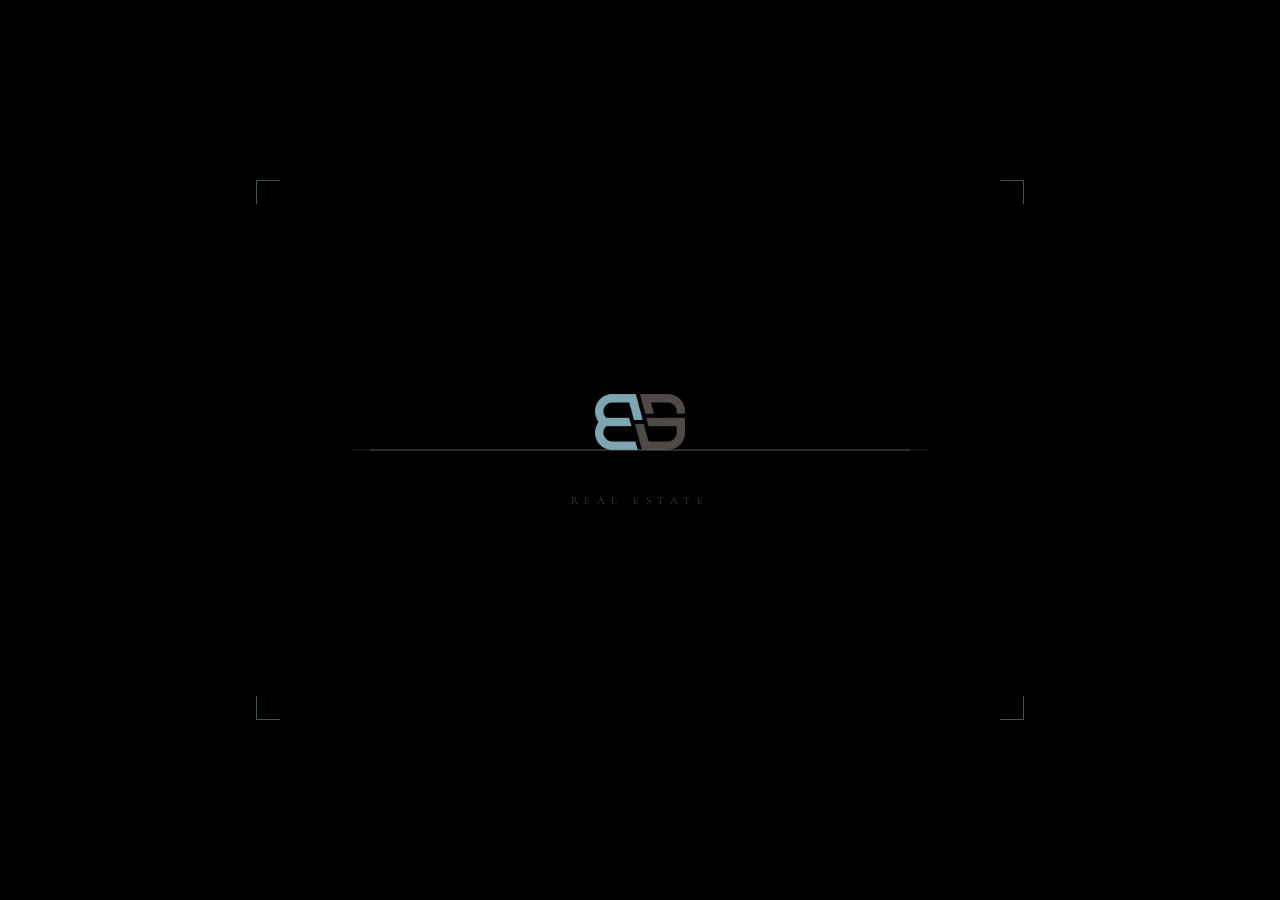
<file: concept-a-void.html>
<!DOCTYPE html>
<html lang="ja">
<head>
  <meta charset="UTF-8">
  <meta name="viewport" content="width=device-width, initial-scale=1.0">
  <title>案A — VOID | B-GRAM</title>
  <link rel="preconnect" href="https://fonts.googleapis.com">
  <link rel="preconnect" href="https://fonts.gstatic.com" crossorigin>
  <link href="https://fonts.googleapis.com/css2?family=Cormorant+Garamond:ital,wght@0,300;0,400;1,300&family=Noto+Serif+JP:wght@200;300;400&family=Noto+Sans+JP:wght@300;400&display=swap" rel="stylesheet">
  <style>
    *, *::before, *::after { box-sizing: border-box; margin: 0; padding: 0; }
    html, body { width: 100%; height: 100%; overflow: hidden; background: #000; }
    :root {
      --blue: #7ea6b1;
      --grey: #4e4a46;
      --ease-out: cubic-bezier(0.16, 1, 0.3, 1);
    }

    /* ═══════════════════════════════════════
       OPENING
    ═══════════════════════════════════════ */
    #opening {
      position: fixed; inset: 0; z-index: 9000;
      background: #000;
      display: flex; align-items: center; justify-content: center;
      flex-direction: column;
      gap: 0;
    }
    #opening.exit {
      animation: opExit 0.9s cubic-bezier(0.76, 0, 0.24, 1) 0.1s forwards;
    }
    @keyframes opExit {
      0%   { clip-path: inset(0 0 0 0); opacity: 1; }
      100% { clip-path: inset(0 50% 0 50%); opacity: 0; }
    }

    /* Horizontal precision line */
    .op-line {
      width: 1px; height: 0;
      background: rgba(255,255,255,0.25);
      position: absolute;
      top: 50%; left: 50%;
      transform: translate(-50%,-50%) rotate(90deg);
      transform-origin: center;
      animation: lineGrow 0.7s var(--ease-out) 0.2s forwards;
    }
    @keyframes lineGrow {
      from { height: 0; }
      to   { height: 60vh; }
    }

    .op-line-h {
      width: 0; height: 1px;
      background: rgba(255,255,255,0.12);
      position: absolute;
      top: 50%; left: 50%;
      transform: translate(-50%,-50%);
      animation: lineGrowH 1s var(--ease-out) 0.5s forwards;
    }
    @keyframes lineGrowH {
      from { width: 0; }
      to   { width: 45vw; }
    }

    /* Logo */
    .op-logo {
      position: relative; z-index: 2;
      opacity: 0;
      transform: translateY(12px);
      animation: opLogoIn 1s var(--ease-out) 0.7s forwards;
      margin-bottom: 2.5rem;
    }
    .op-logo img {
      height: 56px; width: auto;
    }
    @keyframes opLogoIn {
      from { opacity: 0; transform: translateY(12px); }
      to   { opacity: 1; transform: translateY(0); }
    }

    /* Tagline */
    .op-tag {
      font-family: 'Cormorant Garamond', serif;
      font-size: 0.68rem;
      letter-spacing: 0.6em;
      color: rgba(255,255,255,0.25);
      text-transform: uppercase;
      position: relative; z-index: 2;
      opacity: 0;
      animation: opTagIn 1s ease 1.4s forwards;
    }
    @keyframes opTagIn {
      from { opacity: 0; letter-spacing: 0.3em; }
      to   { opacity: 1; letter-spacing: 0.6em; }
    }

    /* Corner accents */
    .op-corner {
      position: absolute;
      width: 24px; height: 24px;
      opacity: 0;
      animation: cornerIn 0.6s ease 1.0s forwards;
    }
    .op-corner.tl { top: 20vh; left: 20vw; border-top: 1px solid rgba(126,166,177,0.5); border-left: 1px solid rgba(126,166,177,0.5); }
    .op-corner.tr { top: 20vh; right: 20vw; border-top: 1px solid rgba(126,166,177,0.5); border-right: 1px solid rgba(126,166,177,0.5); }
    .op-corner.bl { bottom: 20vh; left: 20vw; border-bottom: 1px solid rgba(126,166,177,0.5); border-left: 1px solid rgba(126,166,177,0.5); }
    .op-corner.br { bottom: 20vh; right: 20vw; border-bottom: 1px solid rgba(126,166,177,0.5); border-right: 1px solid rgba(126,166,177,0.5); }
    @keyframes cornerIn {
      from { opacity: 0; transform: scale(1.8); }
      to   { opacity: 1; transform: scale(1); }
    }

    /* ═══════════════════════════════════════
       HERO
    ═══════════════════════════════════════ */
    #hero {
      position: relative; width: 100%; height: 100vh;
      overflow: hidden; background: #000;
    }

    .hero-video {
      position: absolute; inset: 0;
      width: 100%; height: 100%;
      object-fit: cover;
      opacity: 0;
      animation: heroVideoIn 2s ease 0s forwards;
    }
    @keyframes heroVideoIn {
      from { opacity: 0; }
      to   { opacity: 1; }
    }

    /* Multi-layer overlay for cinematic look */
    .hero-overlay {
      position: absolute; inset: 0;
      background:
        linear-gradient(105deg, rgba(0,0,0,0.82) 0%, rgba(0,0,0,0.45) 50%, rgba(0,0,0,0.65) 100%),
        linear-gradient(to top, rgba(0,0,0,0.9) 0%, transparent 40%);
    }

    /* Giant background B-GRAM text */
    .hero-watermark {
      position: absolute;
      bottom: -0.15em; right: -0.05em;
      font-family: 'Cormorant Garamond', serif;
      font-size: clamp(10rem, 22vw, 22rem);
      font-weight: 300;
      color: rgba(126,166,177,0.06);
      line-height: 1;
      letter-spacing: -0.02em;
      user-select: none;
      pointer-events: none;
      white-space: nowrap;
      opacity: 0;
      animation: watermarkIn 2s ease 0.5s forwards;
    }
    @keyframes watermarkIn {
      from { opacity: 0; transform: translateY(30px); }
      to   { opacity: 1; transform: translateY(0); }
    }

    /* Vertical precision line */
    .hero-vline {
      position: absolute;
      left: calc(50% - 28vw);
      top: 12%;
      width: 1px; height: 0;
      background: linear-gradient(to bottom,
        transparent,
        rgba(126,166,177,0.4) 20%,
        rgba(126,166,177,0.4) 80%,
        transparent
      );
      animation: vlineIn 1.2s var(--ease-out) 0.8s forwards;
    }
    @keyframes vlineIn {
      from { height: 0; top: 50%; }
      to   { height: 76%; top: 12%; }
    }

    /* Content layout */
    .hero-content {
      position: absolute; inset: 0;
      display: grid;
      grid-template-columns: 1fr 52px 1fr;
      align-items: center;
      padding: 0 8vw;
      gap: 0;
    }

    .hero-left {
      padding-right: 3vw;
    }

    .hero-eyebrow {
      font-family: 'Cormorant Garamond', serif;
      font-size: 0.65rem;
      letter-spacing: 0.55em;
      color: var(--blue);
      text-transform: uppercase;
      display: flex; align-items: center; gap: 1rem;
      margin-bottom: 2.5rem;
      opacity: 0;
      animation: itemIn 0.8s var(--ease-out) 1.0s forwards;
    }
    .hero-eyebrow::before {
      content: ''; display: block;
      width: 36px; height: 1px;
      background: var(--blue);
      flex-shrink: 0;
    }

    .hero-h1 {
      font-family: 'Noto Serif JP', serif;
      font-size: clamp(1.9rem, 3.2vw, 3.2rem);
      font-weight: 200;
      color: #fff;
      line-height: 2.0;
      letter-spacing: 0.03em;
      margin-bottom: 2.8rem;
      opacity: 0;
      animation: itemIn 0.8s var(--ease-out) 1.2s forwards;
    }
    .hero-h1 em {
      font-style: normal;
      color: var(--blue);
    }

    .hero-philosophy {
      font-family: 'Noto Serif JP', serif;
      font-size: 0.78rem;
      font-weight: 200;
      color: rgba(255,255,255,0.3);
      letter-spacing: 0.18em;
      margin-bottom: 3rem;
      padding-left: 0.5rem;
      border-left: 1px solid rgba(126,166,177,0.3);
      opacity: 0;
      animation: itemIn 0.8s var(--ease-out) 1.4s forwards;
    }

    .hero-cta {
      display: flex; flex-direction: column; gap: 0.75rem;
      opacity: 0;
      animation: itemIn 0.8s var(--ease-out) 1.6s forwards;
    }
    .btn-void {
      display: inline-flex; align-items: center; gap: 1rem;
      font-family: 'Cormorant Garamond', serif;
      font-size: 0.82rem;
      letter-spacing: 0.3em;
      color: rgba(255,255,255,0.7);
      text-decoration: none;
      padding: 0.8rem 0;
      border-bottom: 1px solid rgba(255,255,255,0.15);
      width: fit-content;
      transition: all 0.35s;
    }
    .btn-void::after {
      content: '→'; color: var(--blue);
      transition: transform 0.35s;
    }
    .btn-void:hover {
      color: #fff;
      border-color: rgba(126,166,177,0.5);
    }
    .btn-void:hover::after { transform: translateX(6px); }

    .hero-center-logo {
      display: flex; justify-content: center; align-items: center;
    }
    .hero-center-logo img {
      height: 40px; width: auto;
      opacity: 0.4;
    }

    .hero-right {
      padding-left: 3vw;
      display: flex; flex-direction: column; gap: 2rem;
      opacity: 0;
      animation: itemInRight 0.8s var(--ease-out) 1.8s forwards;
    }
    @keyframes itemInRight {
      from { opacity: 0; transform: translateX(20px); }
      to   { opacity: 1; transform: translateX(0); }
    }

    .hero-stat {
      border-left: 1px solid rgba(255,255,255,0.1);
      padding-left: 1.5rem;
    }
    .hero-stat-num {
      font-family: 'Cormorant Garamond', serif;
      font-size: 2.4rem;
      color: #fff;
      font-weight: 300;
      line-height: 1;
      letter-spacing: 0.05em;
    }
    .hero-stat-label {
      font-size: 0.62rem;
      letter-spacing: 0.2em;
      color: rgba(255,255,255,0.3);
      margin-top: 0.4rem;
      font-family: 'Cormorant Garamond', serif;
    }

    /* Bottom bar */
    .hero-bottom {
      position: absolute; bottom: 0; left: 0; right: 0;
      display: flex; align-items: center; justify-content: space-between;
      padding: 1.5rem 8vw;
      border-top: 1px solid rgba(255,255,255,0.06);
      opacity: 0;
      animation: itemIn 0.8s ease 2.2s forwards;
    }
    .hero-scroll-text {
      font-family: 'Cormorant Garamond', serif;
      font-size: 0.6rem;
      letter-spacing: 0.5em;
      color: rgba(255,255,255,0.2);
      writing-mode: vertical-rl;
      display: flex; align-items: center; gap: 0.5rem;
    }
    .hero-scroll-line {
      width: 1px; height: 40px;
      background: linear-gradient(to bottom, rgba(126,166,177,0.6), transparent);
      animation: scrollPulse 2s ease-in-out infinite;
    }
    @keyframes scrollPulse { 0%,100%{opacity:.3} 50%{opacity:1} }

    .hero-location {
      font-family: 'Cormorant Garamond', serif;
      font-size: 0.62rem;
      letter-spacing: 0.35em;
      color: rgba(255,255,255,0.2);
    }

    @keyframes itemIn {
      from { opacity: 0; transform: translateY(16px); }
      to   { opacity: 1; transform: translateY(0); }
    }

    /* Demo badge */
    .badge {
      position: fixed; top: 1.2rem; right: 1.2rem;
      background: var(--blue); color: #fff;
      padding: 0.3rem 0.9rem;
      font-size: 0.65rem; letter-spacing: 0.15em;
      z-index: 8999; font-family: 'Cormorant Garamond', serif;
    }
  </style>
</head>
<body>

<div class="badge">案A — VOID</div>

<!-- ── OPENING ── -->
<div id="opening">
  <div class="op-line"></div>
  <div class="op-line-h"></div>
  <div class="op-corner tl"></div>
  <div class="op-corner tr"></div>
  <div class="op-corner bl"></div>
  <div class="op-corner br"></div>
  <div class="op-logo">
    <img src="assets/logo_m.svg" alt="B-GRAM">
  </div>
  <p class="op-tag">Real Estate</p>
</div>

<!-- ── HERO ── -->
<section id="hero">
  <video class="hero-video" autoplay muted loop playsinline>
    <source src="assets/bg-hero.mov" type="video/mp4">
    <source src="assets/bg-hero.mov" type="video/quicktime">
  </video>

  <div class="hero-overlay"></div>
  <div class="hero-watermark">B-GRAM</div>
  <div class="hero-vline"></div>

  <div class="hero-content">
    <div class="hero-left">
      <p class="hero-eyebrow">Property &nbsp;·&nbsp; Innovation &nbsp;·&nbsp; B-GRAM</p>
      <h1 class="hero-h1">
        唯一無二の不動産を、<br>
        <em>最大化</em>へ導く。
      </h1>
      <p class="hero-philosophy">資産に、魂を吹き込む。</p>
      <div class="hero-cta">
        <a href="#" class="btn-void">事業内容を見る</a>
        <a href="#" class="btn-void">会社概要</a>
      </div>
    </div>

    <div class="hero-center-logo">
      <img src="assets/logo_m.svg" alt="">
    </div>

    <div class="hero-right">
      <div class="hero-stat">
        <div class="hero-stat-num">二極化</div>
        <div class="hero-stat-label">The Age of Polarization</div>
      </div>
      <div class="hero-stat">
        <div class="hero-stat-num" style="font-size:1.1rem; letter-spacing:0.12em; color:rgba(255,255,255,0.55); font-family:'Noto Serif JP',serif; font-weight:200; line-height:1.8;">二極化の時代を、<br>ともに切り拓く</div>
        <div class="hero-stat-label">B-GRAM Co., Ltd.</div>
      </div>
      <div class="hero-stat" style="margin-top: 1rem;">
        <div style="font-family:'Cormorant Garamond',serif; font-size:0.62rem; letter-spacing:0.35em; color:rgba(126,166,177,0.5); text-transform:uppercase; line-height:1.8;">Beyond Every<br>Gram of Value.</div>
      </div>
    </div>
  </div>

  <div class="hero-bottom">
    <div class="hero-scroll-text">
      <div class="hero-scroll-line"></div>
      SCROLL
    </div>
    <p class="hero-location">B-GRAM Co., Ltd.</p>
  </div>
</section>

<script>
  window.addEventListener('load', () => {
    const opening = document.getElementById('opening');
    setTimeout(() => {
      opening.classList.add('exit');
      setTimeout(() => { opening.style.display = 'none'; }, 1000);
    }, 3200);
  });
</script>
</body>
</html>
</file>
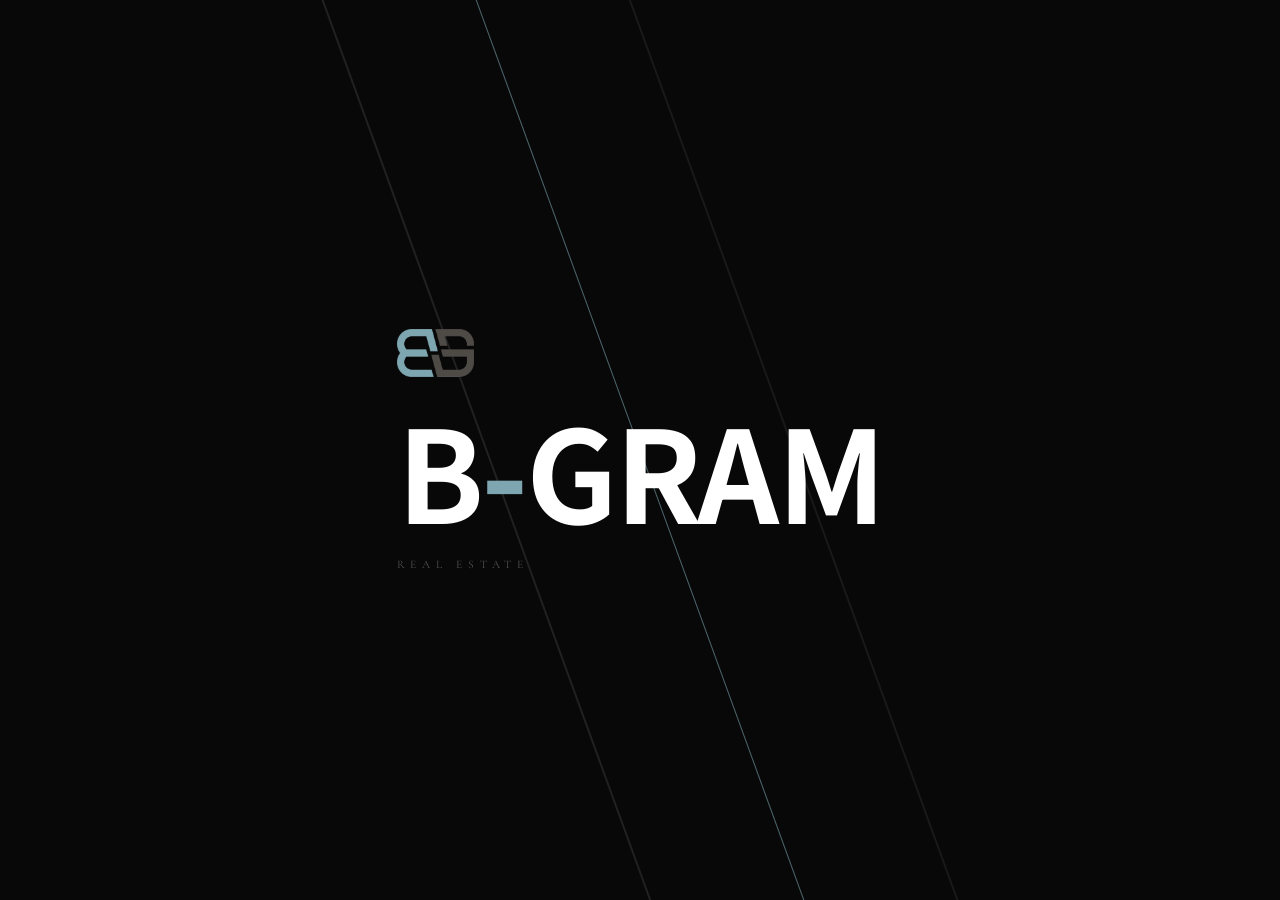
<file: concept-b-slash.html>
<!DOCTYPE html>
<html lang="ja">
<head>
  <meta charset="UTF-8">
  <meta name="viewport" content="width=device-width, initial-scale=1.0">
  <title>案B — SLASH | B-GRAM</title>
  <link rel="preconnect" href="https://fonts.googleapis.com">
  <link rel="preconnect" href="https://fonts.gstatic.com" crossorigin>
  <link href="https://fonts.googleapis.com/css2?family=Cormorant+Garamond:ital,wght@0,300;0,400;1,300&family=Noto+Serif+JP:wght@200;300;400&family=Noto+Sans+JP:wght@300;400;700&display=swap" rel="stylesheet">
  <style>
    *, *::before, *::after { box-sizing: border-box; margin: 0; padding: 0; }
    html, body { width: 100%; height: 100%; overflow: hidden; background: #080808; }
    :root {
      --blue: #7ea6b1;
      --grey: #4e4a46;
      --ease: cubic-bezier(0.16, 1, 0.3, 1);
    }

    /* ═══════════════════════════════════════
       OPENING
    ═══════════════════════════════════════ */
    #opening {
      position: fixed; inset: 0; z-index: 9000;
      background: #080808;
      display: flex; align-items: center; justify-content: center;
      overflow: hidden;
    }

    /* Diagonal slash lines */
    .slash-line {
      position: absolute;
      width: 2px;
      height: 200vh;
      background: rgba(255,255,255,0.07);
      top: 50%; left: 50%;
      transform-origin: center;
      transform: translate(-50%,-50%) rotate(-20deg) scaleY(0);
    }
    .slash-line:nth-child(1) {
      background: rgba(255,255,255,0.1);
      transform: translate(calc(-50% - 12vw),-50%) rotate(-20deg) scaleY(0);
      animation: slashIn 0.6s var(--ease) 0.3s forwards;
    }
    .slash-line:nth-child(2) {
      background: rgba(126,166,177,0.6);
      width: 1px;
      transform: translate(-50%,-50%) rotate(-20deg) scaleY(0);
      animation: slashIn 0.6s var(--ease) 0.6s forwards;
    }
    .slash-line:nth-child(3) {
      background: rgba(255,255,255,0.07);
      transform: translate(calc(-50% + 12vw),-50%) rotate(-20deg) scaleY(0);
      animation: slashIn 0.6s var(--ease) 0.9s forwards;
    }
    @keyframes slashIn {
      from { transform: translate(var(--tx, -50%),-50%) rotate(-20deg) scaleY(0); }
      to   { transform: translate(var(--tx, -50%),-50%) rotate(-20deg) scaleY(1); }
    }

    /* Override transform for positional slashes */
    .slash-line:nth-child(1) { --tx: calc(-50% - 12vw); }
    .slash-line:nth-child(3) { --tx: calc(-50% + 12vw); }

    /* Logo block */
    .op-content {
      position: relative; z-index: 2;
      display: flex; flex-direction: column; align-items: flex-start;
      gap: 1.5rem;
      clip-path: polygon(0 100%, 100% 100%, 100% 100%, 0 100%);
      animation: slashReveal 0.8s var(--ease) 1.0s forwards;
    }
    @keyframes slashReveal {
      from { clip-path: polygon(0 100%, 100% 100%, 100% 100%, 0 100%); }
      to   { clip-path: polygon(0 0, 100% 0, 100% 100%, 0 100%); }
    }

    .op-logo img {
      height: 48px; width: auto;
    }

    /* 左上固定ロゴ */
    .nav-logo-fixed {
      position: fixed; top: 1.6rem; left: 2.5rem;
      z-index: 8998;
      opacity: 0;
      animation: itemIn 0.6s ease 0.5s forwards;
    }
    .nav-logo-fixed img {
      height: 28px; width: auto;
    }

    .op-name {
      font-family: 'Noto Sans JP', sans-serif;
      font-size: clamp(3.5rem, 10vw, 8rem);
      font-weight: 700;
      color: #fff;
      letter-spacing: -0.02em;
      line-height: 1;
    }
    .op-name span {
      color: var(--blue);
    }

    .op-sub {
      font-family: 'Cormorant Garamond', serif;
      font-size: 0.72rem;
      letter-spacing: 0.5em;
      color: rgba(255,255,255,0.3);
      text-transform: uppercase;
    }

    /* Opening exit: diagonal wipe */
    #opening.exit {
      animation: slashExit 0.8s cubic-bezier(0.76, 0, 0.24, 1) 0.1s forwards;
    }
    @keyframes slashExit {
      0%   { clip-path: polygon(0 0, 100% 0, 100% 100%, 0 100%); }
      100% { clip-path: polygon(120% 0, 120% 0, 100% 100%, 100% 100%); }
    }

    /* ═══════════════════════════════════════
       HERO
    ═══════════════════════════════════════ */
    #hero {
      position: relative; width: 100%; height: 100vh; overflow: hidden;
      background: #080808;
    }

    .hero-video {
      position: absolute; inset: 0;
      width: 100%; height: 100%;
      object-fit: cover;
      opacity: 0;
      animation: videoIn 1.5s ease 0.2s forwards;
    }
    @keyframes videoIn {
      from { opacity: 0; transform: scale(1.05); }
      to   { opacity: 1; transform: scale(1); }
    }

    /* Diagonal dark overlay – covers left portion */
    .hero-overlay-main {
      position: absolute; inset: 0;
      background: linear-gradient(
        108deg,
        rgba(8,8,8,0.96) 0%,
        rgba(8,8,8,0.88) 45%,
        rgba(8,8,8,0.3) 70%,
        rgba(8,8,8,0.55) 100%
      );
    }
    .hero-overlay-bottom {
      position: absolute; bottom: 0; left: 0; right: 0; height: 35%;
      background: linear-gradient(to top, rgba(8,8,8,0.98), transparent);
    }

    /* Diagonal accent line */
    .hero-slash {
      position: absolute;
      top: 0; right: 38vw;
      width: 1px; height: 100%;
      background: linear-gradient(to bottom, transparent 0%, var(--blue) 30%, var(--blue) 70%, transparent 100%);
      transform: rotate(-8deg) translateX(0);
      opacity: 0;
      animation: heroSlashIn 1s ease 0.6s forwards;
    }
    @keyframes heroSlashIn {
      from { opacity: 0; transform: rotate(-8deg) scaleY(0); }
      to   { opacity: 0.5; transform: rotate(-8deg) scaleY(1); }
    }

    /* Content */
    .hero-content {
      position: absolute; inset: 0;
      display: flex; flex-direction: column; justify-content: center;
      padding: 0 8vw;
      padding-bottom: 5rem;
    }

    .hero-eyebrow {
      font-family: 'Cormorant Garamond', serif;
      font-size: 0.68rem;
      letter-spacing: 0.6em;
      color: var(--blue);
      text-transform: uppercase;
      display: flex; align-items: center; gap: 0.8rem;
      margin-bottom: 2rem;
      opacity: 0;
      animation: itemIn 0.7s var(--ease) 0.8s forwards;
    }
    .hero-eyebrow::before {
      content: '/'; color: var(--blue); font-size: 1.1rem; font-weight: 300;
    }

    .hero-h1 {
      font-family: 'Noto Sans JP', sans-serif;
      font-size: clamp(2.8rem, 6vw, 6.5rem);
      font-weight: 700;
      color: #fff;
      line-height: 1.1;
      letter-spacing: -0.02em;
      margin-bottom: 0.5rem;
      opacity: 0;
      animation: itemIn 0.7s var(--ease) 1.0s forwards;
      max-width: 55vw;
    }
    .hero-h1-sub {
      font-family: 'Noto Serif JP', serif;
      font-size: clamp(1.1rem, 2vw, 1.8rem);
      font-weight: 200;
      color: rgba(255,255,255,0.45);
      letter-spacing: 0.08em;
      margin-bottom: 3.5rem;
      opacity: 0;
      animation: itemIn 0.7s var(--ease) 1.2s forwards;
    }

    .hero-philosophy-b {
      font-family: 'Cormorant Garamond', serif;
      font-size: clamp(0.7rem, 1.2vw, 0.9rem);
      letter-spacing: 0.5em;
      color: rgba(126,166,177,0.6);
      text-transform: uppercase;
      margin-bottom: 1.2rem;
      opacity: 0;
      animation: itemIn 0.7s var(--ease) 0.9s forwards;
    }

    .hero-philosophy-ja {
      font-family: 'Noto Serif JP', serif;
      font-size: clamp(0.75rem, 1.1vw, 0.88rem);
      font-weight: 200;
      letter-spacing: 0.12em;
      color: rgba(255,255,255,0.25);
      margin-bottom: 2.8rem;
      opacity: 0;
      animation: itemIn 0.7s var(--ease) 1.35s forwards;
    }

    /* CTA */
    .hero-cta {
      display: flex; gap: 1.2rem; align-items: center;
      opacity: 0;
      animation: itemIn 0.7s var(--ease) 1.5s forwards;
    }
    .btn-slash {
      position: relative;
      display: inline-flex; align-items: center; gap: 0.6rem;
      font-family: 'Noto Sans JP', sans-serif;
      font-size: 0.78rem; font-weight: 700;
      letter-spacing: 0.1em;
      color: #fff;
      text-decoration: none;
      padding: 1rem 2.4rem;
      background: var(--blue);
      clip-path: polygon(0 0, calc(100% - 14px) 0, 100% 100%, 14px 100%);
      transition: background 0.25s, transform 0.25s;
    }
    .btn-slash:hover {
      background: #5d8d9a;
      transform: translateY(-2px);
    }
    .btn-ghost {
      font-family: 'Cormorant Garamond', serif;
      font-size: 0.82rem;
      letter-spacing: 0.3em;
      color: rgba(255,255,255,0.4);
      text-decoration: none;
      border-bottom: 1px solid rgba(255,255,255,0.15);
      padding-bottom: 0.2rem;
      transition: color 0.25s, border-color 0.25s;
    }
    .btn-ghost:hover {
      color: rgba(255,255,255,0.8);
      border-color: rgba(255,255,255,0.4);
    }

    /* Bottom info strip */
    .hero-strip {
      position: absolute; bottom: 0; left: 0; right: 0;
      display: flex; align-items: center;
      padding: 1.2rem 8vw;
      border-top: 1px solid rgba(255,255,255,0.06);
      gap: 3rem;
      opacity: 0;
      animation: itemIn 0.7s ease 2.0s forwards;
    }
    .strip-item {
      display: flex; flex-direction: column; gap: 0.2rem;
    }
    .strip-label {
      font-size: 0.55rem;
      letter-spacing: 0.35em;
      color: rgba(255,255,255,0.2);
      font-family: 'Cormorant Garamond', serif;
      text-transform: uppercase;
    }
    .strip-value {
      font-family: 'Cormorant Garamond', serif;
      font-size: 0.88rem;
      letter-spacing: 0.15em;
      color: rgba(255,255,255,0.55);
    }
    .strip-sep {
      width: 1px; height: 28px;
      background: rgba(255,255,255,0.1);
    }

    /* Scroll indicator */
    .hero-scroll {
      position: absolute; right: 3rem; top: 50%;
      transform: translateY(-50%);
      display: flex; flex-direction: column; align-items: center; gap: 0.6rem;
      opacity: 0;
      animation: itemIn 0.7s ease 2.2s forwards;
    }
    .hero-scroll span {
      font-size: 0.52rem; letter-spacing: 0.5em;
      color: rgba(255,255,255,0.2);
      writing-mode: vertical-rl;
    }
    .scroll-bar {
      width: 1px; height: 60px;
      background: linear-gradient(to bottom, var(--blue), transparent);
      animation: scrollPulse 2s ease-in-out infinite;
    }
    @keyframes scrollPulse { 0%,100%{opacity:.3} 50%{opacity:1} }

    @keyframes itemIn {
      from { opacity: 0; transform: translateY(20px); }
      to   { opacity: 1; transform: translateY(0); }
    }

    /* Demo badge */
    .badge {
      position: fixed; top: 1.2rem; right: 1.2rem;
      background: var(--blue); color: #fff;
      padding: 0.3rem 0.9rem;
      font-size: 0.65rem; letter-spacing: 0.15em;
      z-index: 8999; font-family: 'Cormorant Garamond', serif;
    }
  </style>
</head>
<body>

<div class="badge">案B — SLASH</div>

<!-- 左上カラーロゴ -->
<div class="nav-logo-fixed">
  <img src="assets/logo_m.svg" alt="B-GRAM">
</div>

<!-- ── OPENING ── -->
<div id="opening">
  <div class="slash-line"></div>
  <div class="slash-line"></div>
  <div class="slash-line"></div>

  <div class="op-content">
    <div class="op-logo">
      <img src="assets/logo_m.svg" alt="B-GRAM">
    </div>
    <div class="op-name">B<span>-</span>GRAM</div>
    <p class="op-sub">Real Estate</p>
  </div>
</div>

<!-- ── HERO ── -->
<section id="hero">
  <video class="hero-video" autoplay muted loop playsinline>
    <source src="assets/bg-hero.mov" type="video/mp4">
    <source src="assets/bg-hero.mov" type="video/quicktime">
  </video>

  <div class="hero-overlay-main"></div>
  <div class="hero-overlay-bottom"></div>
  <div class="hero-slash"></div>

  <div class="hero-content">
    <p class="hero-philosophy-b">B — Beyond &nbsp;·&nbsp; Build &nbsp;·&nbsp; Bridge</p>
    <h1 class="hero-h1">唯一無二の<br>不動産を<br>最大化へ。</h1>
    <p class="hero-h1-sub">二極化の時代を、ともに切り拓く</p>
    <p class="hero-philosophy-ja">不動産の「文体」を変える会社。</p>
    <div class="hero-cta">
      <a href="#" class="btn-slash">事業内容を見る</a>
      <a href="#" class="btn-ghost">COMPANY →</a>
    </div>
  </div>

  <div class="hero-strip">
    <div class="strip-item">
      <span class="strip-label">Industry</span>
      <span class="strip-value">Real Estate</span>
    </div>
    <div class="strip-sep"></div>
    <div class="strip-item">
      <span class="strip-label">Concept</span>
      <span class="strip-value">Maximize Uniqueness</span>
    </div>
    <div class="strip-sep"></div>
    <div class="strip-item">
      <span class="strip-label">Company</span>
      <span class="strip-value">B-GRAM Co., Ltd.</span>
    </div>
  </div>

  <div class="hero-scroll">
    <div class="scroll-bar"></div>
    <span>SCROLL</span>
  </div>
</section>

<script>
  window.addEventListener('load', () => {
    const opening = document.getElementById('opening');
    setTimeout(() => {
      opening.classList.add('exit');
      setTimeout(() => { opening.style.display = 'none'; }, 900);
    }, 3000);
  });
</script>
</body>
</html>
</file>
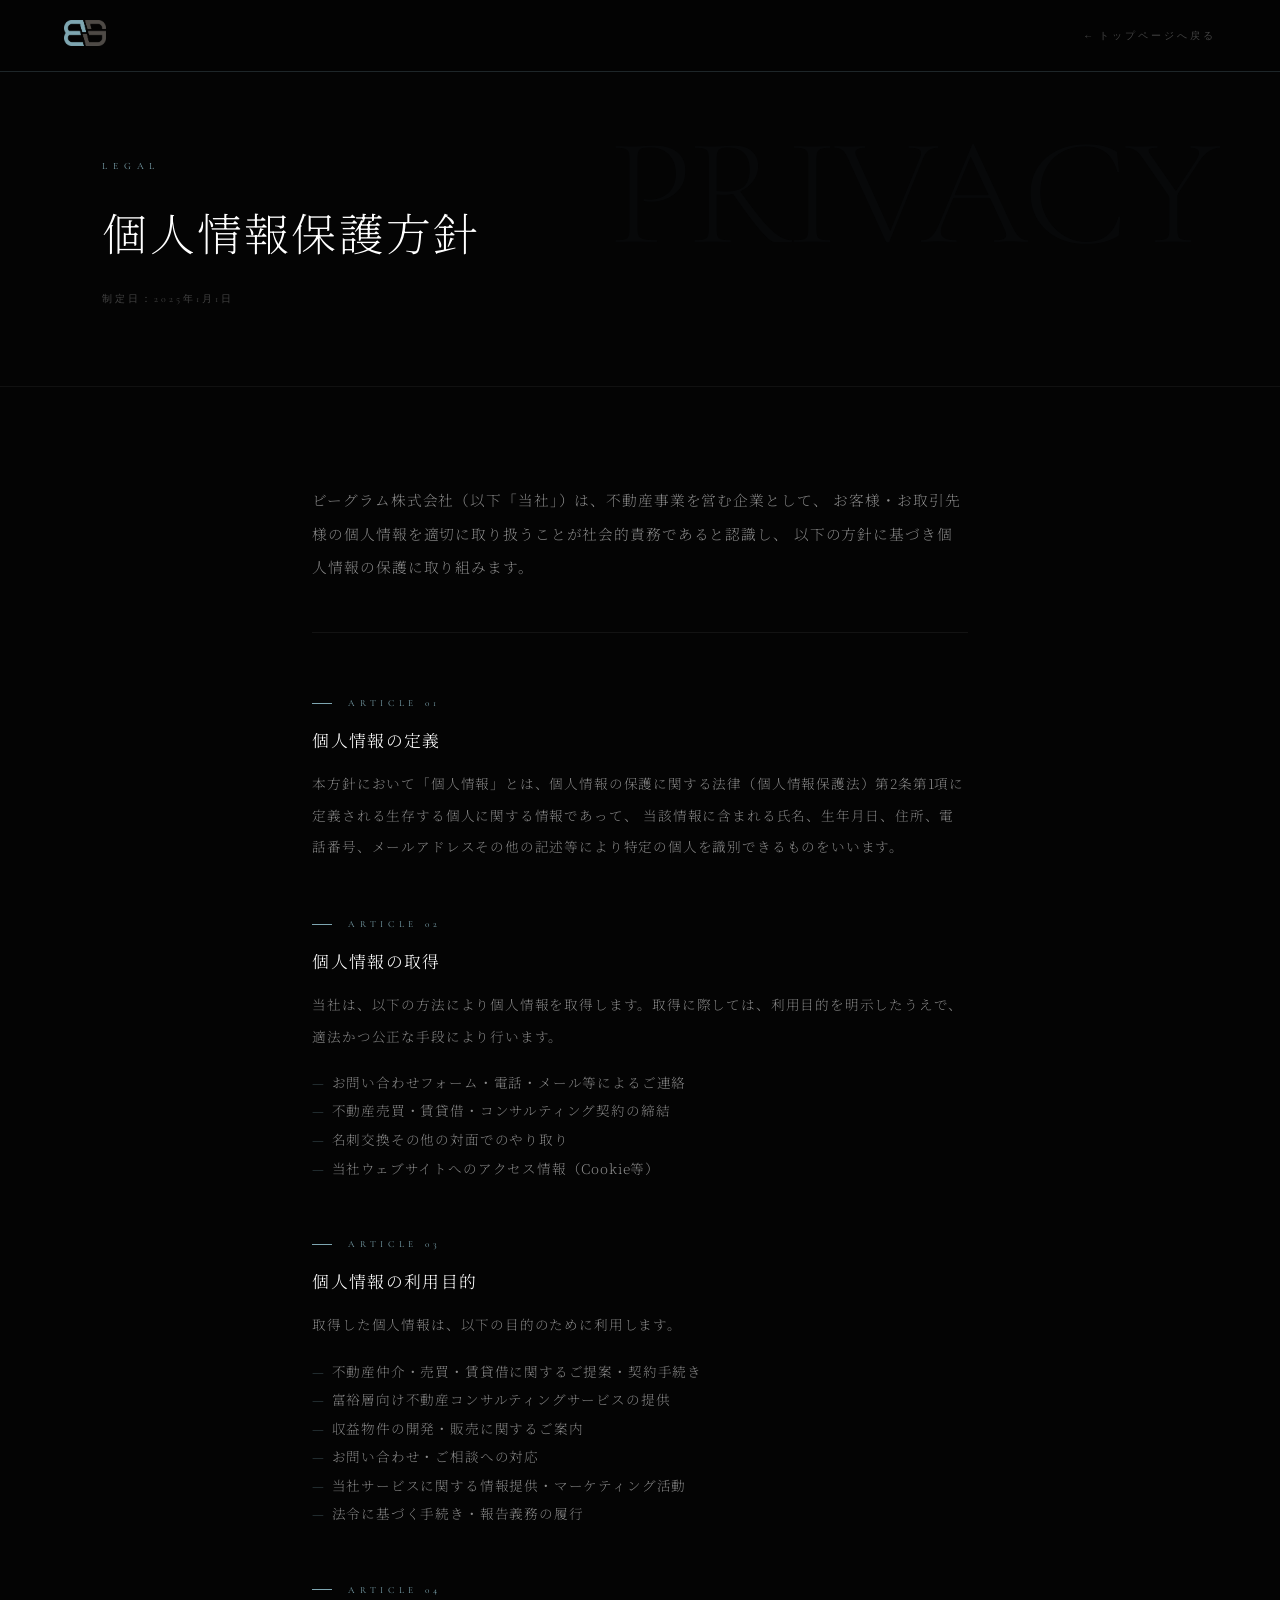
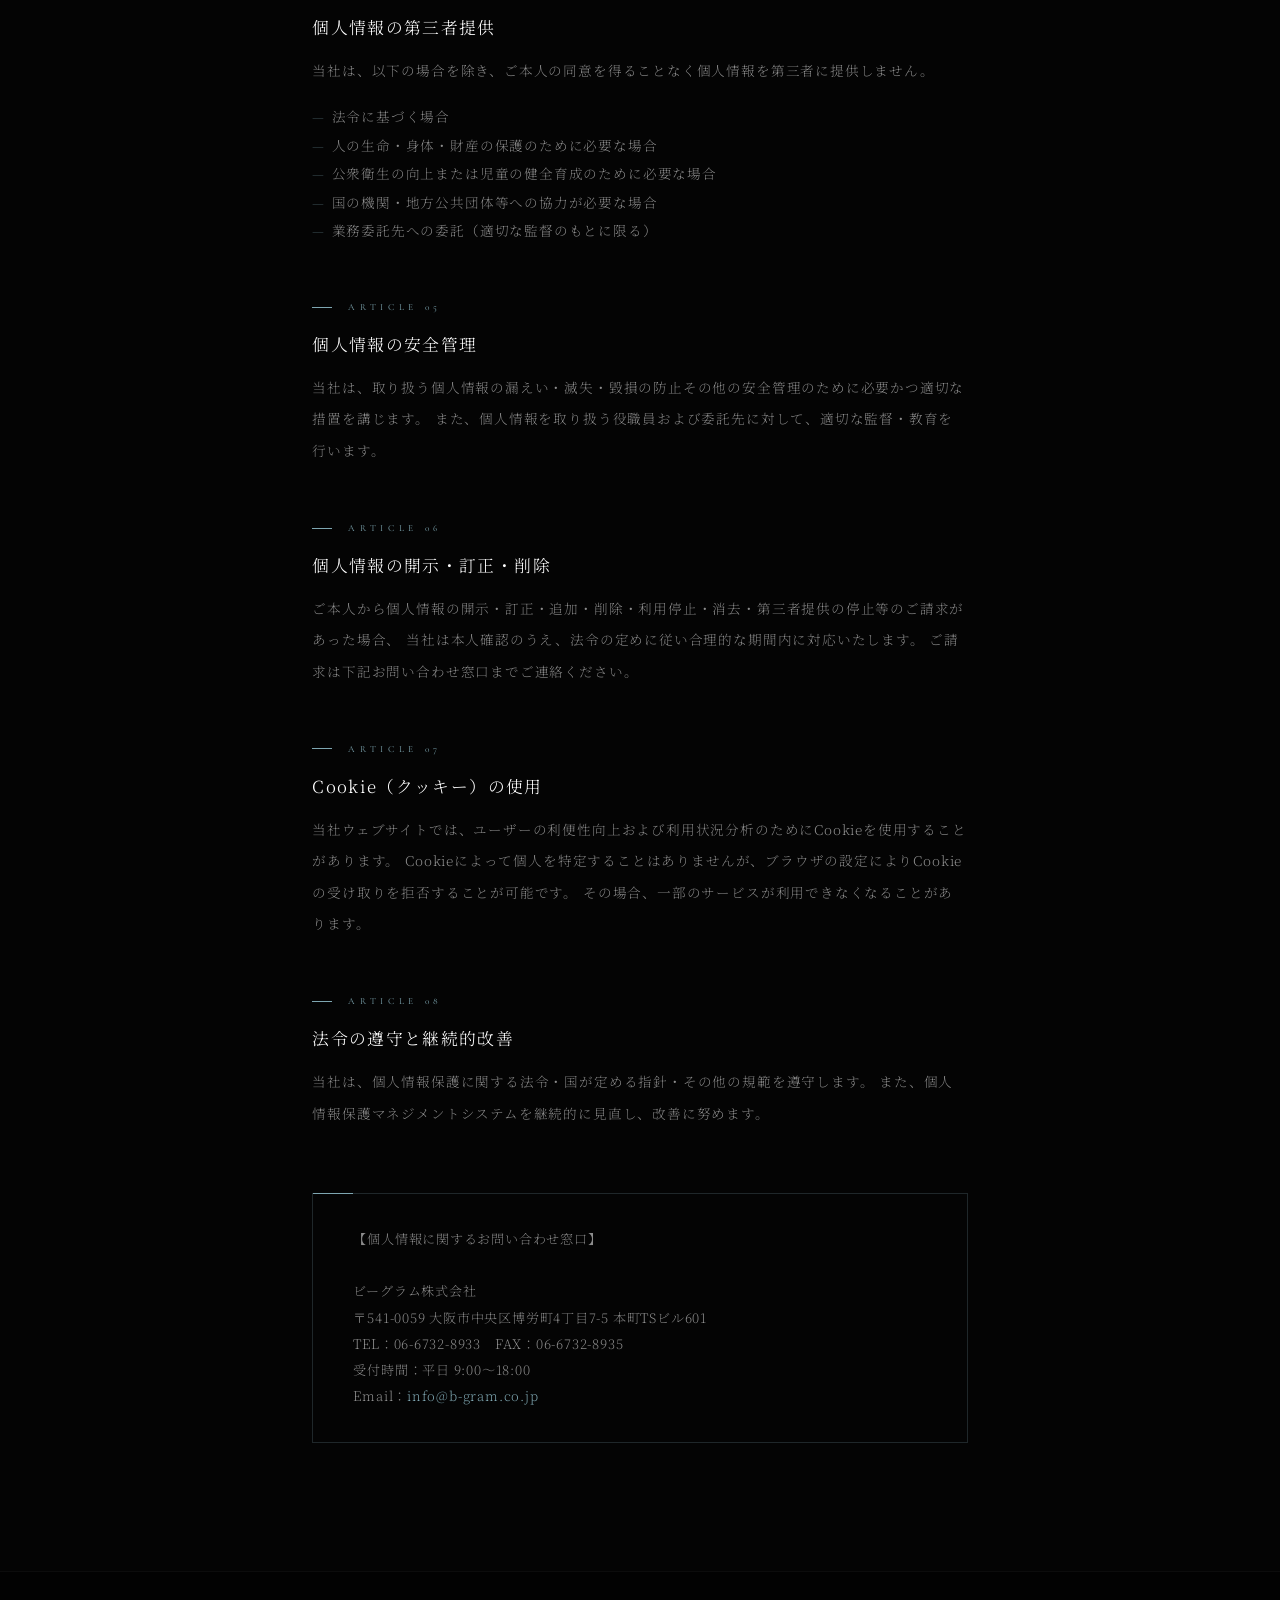
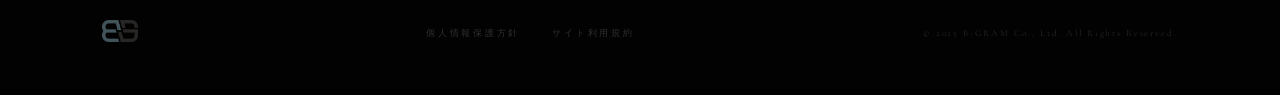
<file: privacy.html>
<!DOCTYPE html>
<html lang="ja">
<head>
  <meta charset="UTF-8">
  <meta name="viewport" content="width=device-width, initial-scale=1.0">
  <title>個人情報保護方針 | ビーグラム株式会社</title>
  <link rel="preconnect" href="https://fonts.googleapis.com">
  <link rel="preconnect" href="https://fonts.gstatic.com" crossorigin>
  <link href="https://fonts.googleapis.com/css2?family=Cormorant+Garamond:ital,wght@0,300;0,400;1,300&family=Noto+Serif+JP:wght@200;300;400&family=Noto+Sans+JP:wght@300;400&display=swap" rel="stylesheet">
  <style>
    *, *::before, *::after { box-sizing: border-box; margin: 0; padding: 0; }
    :root {
      --blue:     #7ea6b1;
      --bg-dark:  #040404;
      --text-sub: rgba(255,255,255,0.55);
      --text-dim: rgba(255,255,255,0.25);
      --line:     rgba(126,166,177,0.22);
      --ease:     cubic-bezier(0.16, 1, 0.3, 1);
    }
    html { scroll-behavior: smooth; }
    body { font-family: 'Noto Sans JP', sans-serif; background: var(--bg-dark); color: #fff; overflow-x: hidden; }

    #nav {
      position: fixed; top: 0; left: 0; right: 0; height: 72px;
      z-index: 8000; display: flex; align-items: center; justify-content: space-between;
      padding: 0 5vw;
      background: rgba(4,4,4,0.92); backdrop-filter: blur(16px);
      border-bottom: 1px solid var(--line);
    }
    .nav-logo img { height: 26px; width: auto; }
    .nav-back {
      font-family: 'Cormorant Garamond', serif; font-size: 0.62rem;
      letter-spacing: 0.3em; color: var(--text-dim); text-decoration: none;
      transition: color 0.25s;
    }
    .nav-back:hover { color: var(--blue); }

    .page-hero {
      padding: 10rem 8vw 5rem;
      border-bottom: 1px solid rgba(255,255,255,0.05);
      position: relative; overflow: hidden;
    }
    .page-hero::before {
      content: 'PRIVACY'; position: absolute; right: 5vw; top: 50%;
      transform: translateY(-50%);
      font-family: 'Cormorant Garamond', serif; font-size: clamp(4rem, 12vw, 10rem);
      font-weight: 300; color: rgba(126,166,177,0.03);
      letter-spacing: -0.02em; pointer-events: none; user-select: none;
    }
    .page-overline {
      font-family: 'Cormorant Garamond', serif; font-size: 0.6rem;
      letter-spacing: 0.6em; color: var(--blue); text-transform: uppercase;
      margin-bottom: 1.5rem;
    }
    .page-h1 {
      font-family: 'Noto Serif JP', serif; font-weight: 200;
      font-size: clamp(1.6rem, 3.5vw, 3rem);
      line-height: 1.6; letter-spacing: 0.05em; color: #fff;
    }
    .page-date {
      margin-top: 1.5rem;
      font-family: 'Cormorant Garamond', serif; font-size: 0.62rem;
      letter-spacing: 0.3em; color: var(--text-dim);
    }

    .page-content { max-width: 860px; margin: 0 auto; padding: 6rem 8vw 8rem; }

    .policy-intro {
      font-family: 'Noto Serif JP', serif; font-weight: 200;
      font-size: 0.92rem; line-height: 2.3; letter-spacing: 0.06em;
      color: var(--text-sub); margin-bottom: 4rem;
      padding-bottom: 3rem; border-bottom: 1px solid rgba(255,255,255,0.06);
    }

    .policy-section { margin-bottom: 3.5rem; }
    .policy-num {
      font-family: 'Cormorant Garamond', serif; font-size: 0.58rem;
      letter-spacing: 0.5em; color: var(--blue); text-transform: uppercase;
      display: flex; align-items: center; gap: 1rem; margin-bottom: 1.2rem;
    }
    .policy-num::before { content: ''; width: 20px; height: 1px; background: var(--blue); }
    .policy-h2 {
      font-family: 'Noto Serif JP', serif; font-weight: 300;
      font-size: 1.05rem; letter-spacing: 0.08em; color: #fff;
      margin-bottom: 1rem;
    }
    .policy-body {
      font-family: 'Noto Serif JP', serif; font-weight: 200;
      font-size: 0.85rem; line-height: 2.3; letter-spacing: 0.06em;
      color: var(--text-sub);
    }
    .policy-list { list-style: none; margin-top: 1rem; }
    .policy-list li {
      font-family: 'Noto Serif JP', serif; font-weight: 200;
      font-size: 0.85rem; line-height: 2.1; letter-spacing: 0.06em;
      color: var(--text-sub); padding-left: 1.2rem; position: relative;
    }
    .policy-list li::before { content: '—'; position: absolute; left: 0; color: rgba(126,166,177,0.4); }

    .policy-company {
      margin-top: 4rem; padding: 2rem 2.5rem;
      border: 1px solid var(--line); position: relative;
    }
    .policy-company::before {
      content: ''; position: absolute; top: -1px; left: 0;
      width: 40px; height: 1px; background: var(--blue);
    }
    .policy-company p {
      font-family: 'Noto Serif JP', serif; font-weight: 200;
      font-size: 0.82rem; line-height: 2.0; letter-spacing: 0.06em;
      color: var(--text-sub);
    }
    .policy-company a { color: var(--blue); text-decoration: none; }

    footer {
      background: #020202; padding: 3rem 8vw;
      display: flex; align-items: center; justify-content: space-between;
      border-top: 1px solid rgba(255,255,255,0.04);
      flex-wrap: wrap; gap: 1.5rem;
    }
    .footer-logo img { height: 22px; opacity: 0.5; }
    .footer-links { display: flex; gap: 2rem; }
    .footer-links a {
      font-family: 'Cormorant Garamond', serif; font-size: 0.58rem;
      letter-spacing: 0.3em; color: rgba(255,255,255,0.18);
      text-decoration: none; transition: color 0.25s;
    }
    .footer-links a:hover { color: rgba(255,255,255,0.45); }
    .footer-copy {
      font-family: 'Cormorant Garamond', serif; font-size: 0.58rem;
      letter-spacing: 0.2em; color: rgba(255,255,255,0.15);
    }
    @media (max-width: 768px) {
      .page-content { padding: 4rem 6vw 6rem; }
      footer { flex-direction: column; align-items: flex-start; }
    }
  </style>
</head>
<body>

<nav id="nav">
  <a href="concept-c-neon.html" class="nav-logo">
    <img src="assets/logo_m.svg" alt="B-GRAM">
  </a>
  <a href="concept-c-neon.html" class="nav-back">← トップページへ戻る</a>
</nav>

<div class="page-hero">
  <p class="page-overline">Legal</p>
  <h1 class="page-h1">個人情報保護方針</h1>
  <p class="page-date">制定日：2025年1月1日</p>
</div>

<div class="page-content">
  <p class="policy-intro">
    ビーグラム株式会社（以下「当社」）は、不動産事業を営む企業として、
    お客様・お取引先様の個人情報を適切に取り扱うことが社会的責務であると認識し、
    以下の方針に基づき個人情報の保護に取り組みます。
  </p>

  <div class="policy-section">
    <p class="policy-num">Article 01</p>
    <h2 class="policy-h2">個人情報の定義</h2>
    <p class="policy-body">
      本方針において「個人情報」とは、個人情報の保護に関する法律（個人情報保護法）第2条第1項に定義される生存する個人に関する情報であって、
      当該情報に含まれる氏名、生年月日、住所、電話番号、メールアドレスその他の記述等により特定の個人を識別できるものをいいます。
    </p>
  </div>

  <div class="policy-section">
    <p class="policy-num">Article 02</p>
    <h2 class="policy-h2">個人情報の取得</h2>
    <p class="policy-body">当社は、以下の方法により個人情報を取得します。取得に際しては、利用目的を明示したうえで、適法かつ公正な手段により行います。</p>
    <ul class="policy-list">
      <li>お問い合わせフォーム・電話・メール等によるご連絡</li>
      <li>不動産売買・賃貸借・コンサルティング契約の締結</li>
      <li>名刺交換その他の対面でのやり取り</li>
      <li>当社ウェブサイトへのアクセス情報（Cookie等）</li>
    </ul>
  </div>

  <div class="policy-section">
    <p class="policy-num">Article 03</p>
    <h2 class="policy-h2">個人情報の利用目的</h2>
    <p class="policy-body">取得した個人情報は、以下の目的のために利用します。</p>
    <ul class="policy-list">
      <li>不動産仲介・売買・賃貸借に関するご提案・契約手続き</li>
      <li>富裕層向け不動産コンサルティングサービスの提供</li>
      <li>収益物件の開発・販売に関するご案内</li>
      <li>お問い合わせ・ご相談への対応</li>
      <li>当社サービスに関する情報提供・マーケティング活動</li>
      <li>法令に基づく手続き・報告義務の履行</li>
    </ul>
  </div>

  <div class="policy-section">
    <p class="policy-num">Article 04</p>
    <h2 class="policy-h2">個人情報の第三者提供</h2>
    <p class="policy-body">当社は、以下の場合を除き、ご本人の同意を得ることなく個人情報を第三者に提供しません。</p>
    <ul class="policy-list">
      <li>法令に基づく場合</li>
      <li>人の生命・身体・財産の保護のために必要な場合</li>
      <li>公衆衛生の向上または児童の健全育成のために必要な場合</li>
      <li>国の機関・地方公共団体等への協力が必要な場合</li>
      <li>業務委託先への委託（適切な監督のもとに限る）</li>
    </ul>
  </div>

  <div class="policy-section">
    <p class="policy-num">Article 05</p>
    <h2 class="policy-h2">個人情報の安全管理</h2>
    <p class="policy-body">
      当社は、取り扱う個人情報の漏えい・滅失・毀損の防止その他の安全管理のために必要かつ適切な措置を講じます。
      また、個人情報を取り扱う役職員および委託先に対して、適切な監督・教育を行います。
    </p>
  </div>

  <div class="policy-section">
    <p class="policy-num">Article 06</p>
    <h2 class="policy-h2">個人情報の開示・訂正・削除</h2>
    <p class="policy-body">
      ご本人から個人情報の開示・訂正・追加・削除・利用停止・消去・第三者提供の停止等のご請求があった場合、
      当社は本人確認のうえ、法令の定めに従い合理的な期間内に対応いたします。
      ご請求は下記お問い合わせ窓口までご連絡ください。
    </p>
  </div>

  <div class="policy-section">
    <p class="policy-num">Article 07</p>
    <h2 class="policy-h2">Cookie（クッキー）の使用</h2>
    <p class="policy-body">
      当社ウェブサイトでは、ユーザーの利便性向上および利用状況分析のためにCookieを使用することがあります。
      Cookieによって個人を特定することはありませんが、ブラウザの設定によりCookieの受け取りを拒否することが可能です。
      その場合、一部のサービスが利用できなくなることがあります。
    </p>
  </div>

  <div class="policy-section">
    <p class="policy-num">Article 08</p>
    <h2 class="policy-h2">法令の遵守と継続的改善</h2>
    <p class="policy-body">
      当社は、個人情報保護に関する法令・国が定める指針・その他の規範を遵守します。
      また、個人情報保護マネジメントシステムを継続的に見直し、改善に努めます。
    </p>
  </div>

  <div class="policy-company">
    <p>
      【個人情報に関するお問い合わせ窓口】<br><br>
      ビーグラム株式会社<br>
      〒541-0059 大阪市中央区博労町4丁目7-5 本町TSビル601<br>
      TEL：06-6732-8933　FAX：06-6732-8935<br>
      受付時間：平日 9:00〜18:00<br>
      Email：<a href="mailto:info@b-gram.co.jp">info@b-gram.co.jp</a>
    </p>
  </div>
</div>

<footer>
  <div class="footer-logo">
    <img src="assets/logo_m.svg" alt="B-GRAM">
  </div>
  <div class="footer-links">
    <a href="privacy.html">個人情報保護方針</a>
    <a href="terms.html">サイト利用規約</a>
  </div>
  <p class="footer-copy">&copy; 2025 B-GRAM Co., Ltd. All Rights Reserved.</p>
</footer>

</body>
</html>
</file>
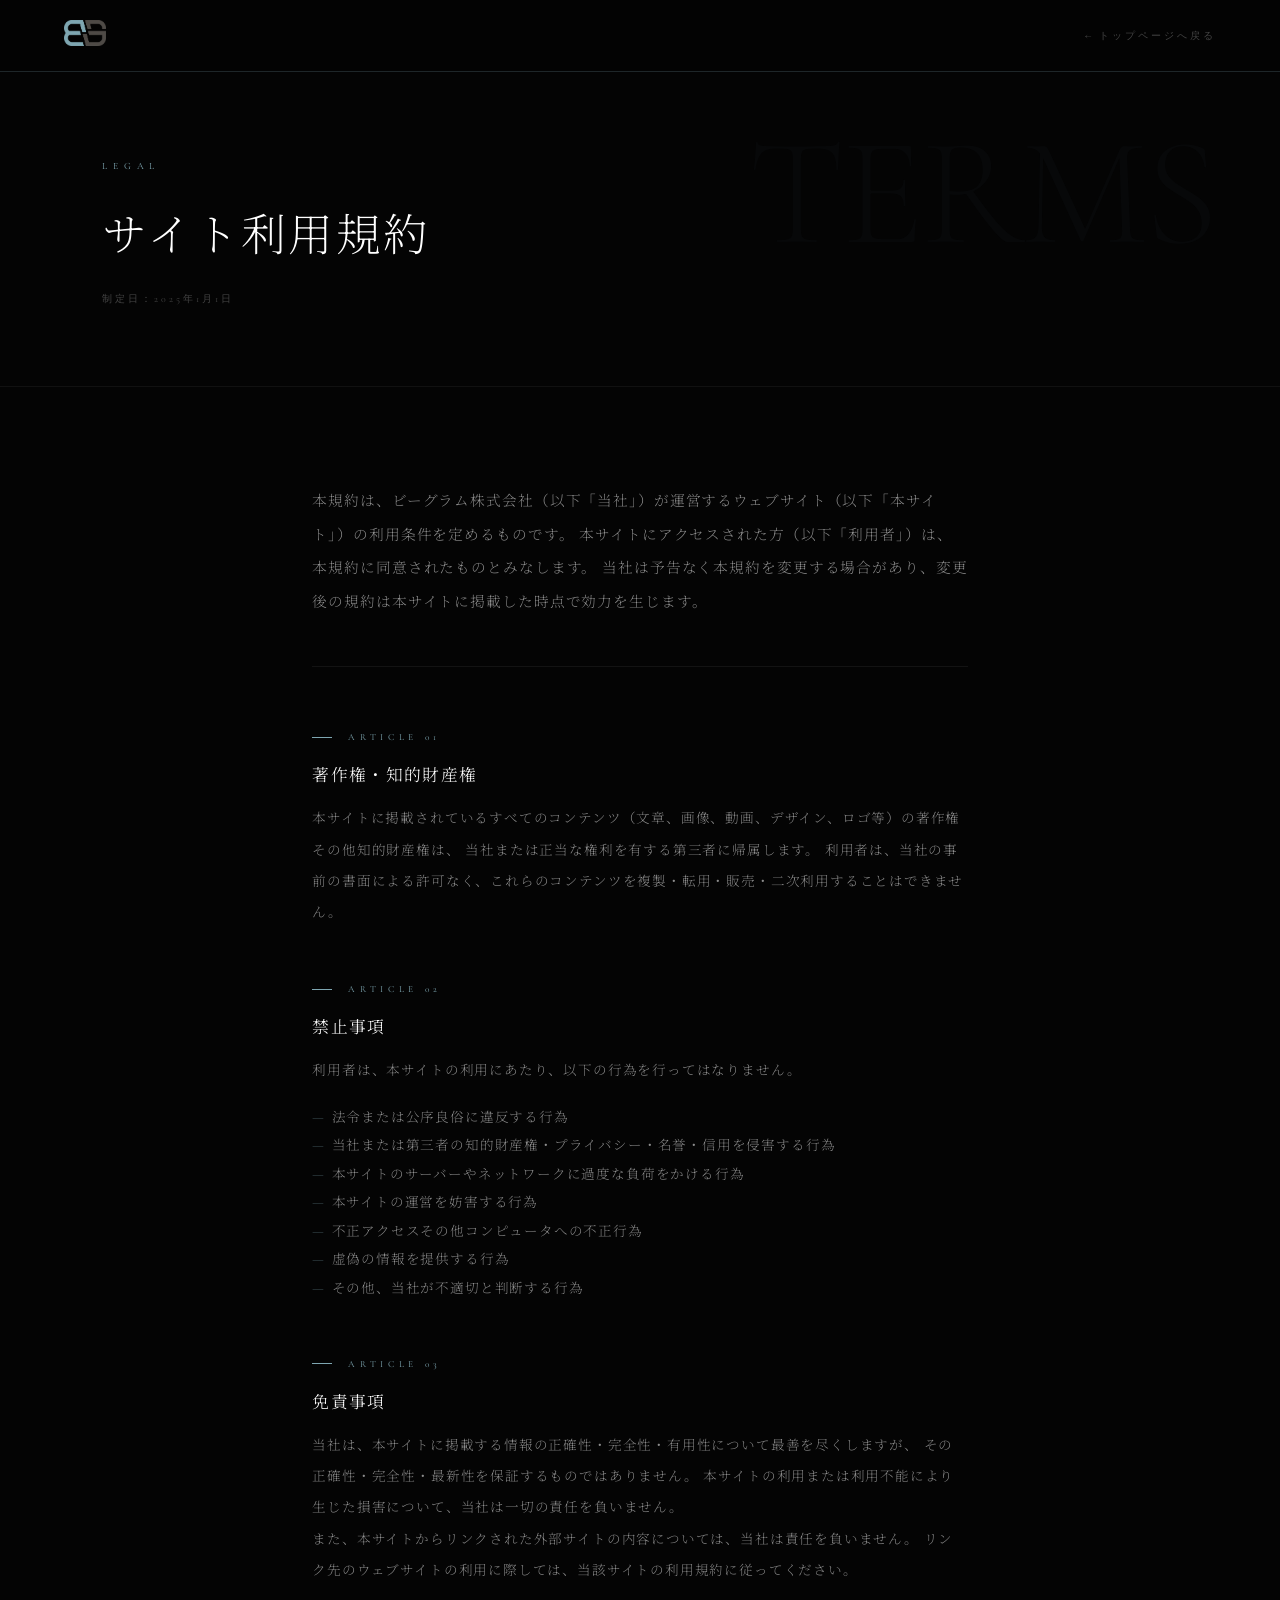
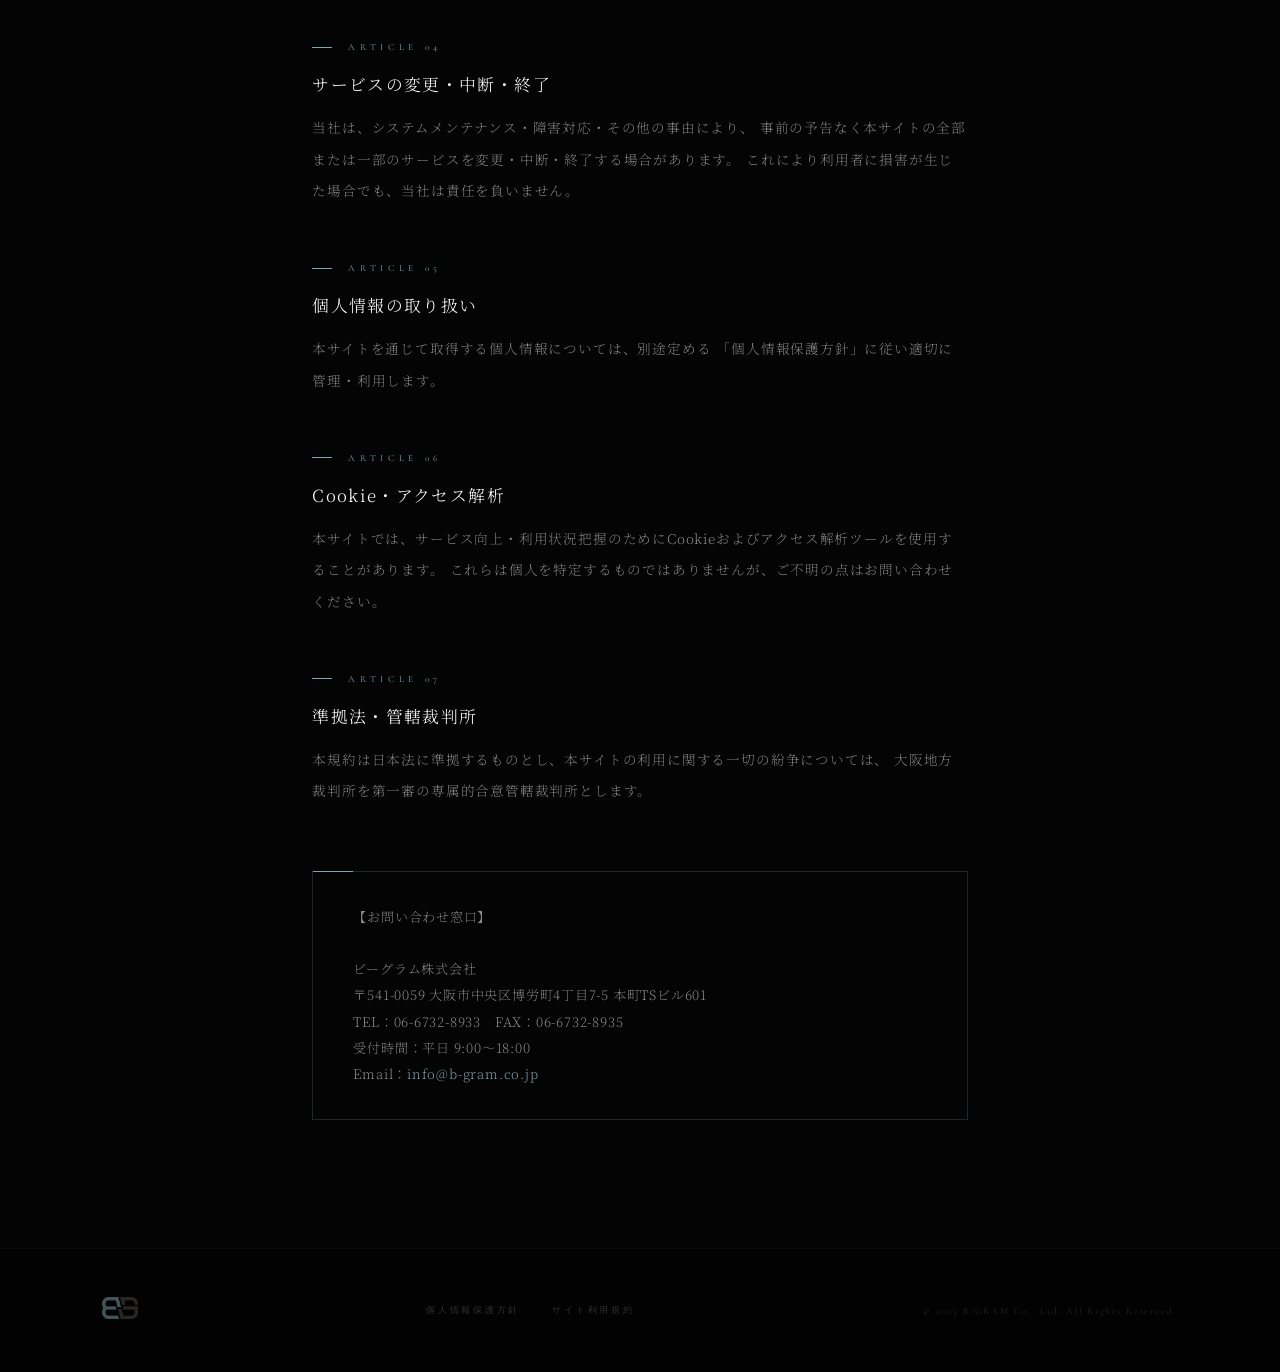
<file: terms.html>
<!DOCTYPE html>
<html lang="ja">
<head>
  <meta charset="UTF-8">
  <meta name="viewport" content="width=device-width, initial-scale=1.0">
  <title>サイト利用規約 | ビーグラム株式会社</title>
  <link rel="preconnect" href="https://fonts.googleapis.com">
  <link rel="preconnect" href="https://fonts.gstatic.com" crossorigin>
  <link href="https://fonts.googleapis.com/css2?family=Cormorant+Garamond:ital,wght@0,300;0,400;1,300&family=Noto+Serif+JP:wght@200;300;400&family=Noto+Sans+JP:wght@300;400&display=swap" rel="stylesheet">
  <style>
    *, *::before, *::after { box-sizing: border-box; margin: 0; padding: 0; }
    :root {
      --blue:     #7ea6b1;
      --bg-dark:  #040404;
      --text-sub: rgba(255,255,255,0.55);
      --text-dim: rgba(255,255,255,0.25);
      --line:     rgba(126,166,177,0.22);
      --ease:     cubic-bezier(0.16, 1, 0.3, 1);
    }
    html { scroll-behavior: smooth; }
    body { font-family: 'Noto Sans JP', sans-serif; background: var(--bg-dark); color: #fff; overflow-x: hidden; }

    #nav {
      position: fixed; top: 0; left: 0; right: 0; height: 72px;
      z-index: 8000; display: flex; align-items: center; justify-content: space-between;
      padding: 0 5vw;
      background: rgba(4,4,4,0.92); backdrop-filter: blur(16px);
      border-bottom: 1px solid var(--line);
    }
    .nav-logo img { height: 26px; width: auto; }
    .nav-back {
      font-family: 'Cormorant Garamond', serif; font-size: 0.62rem;
      letter-spacing: 0.3em; color: var(--text-dim); text-decoration: none;
      transition: color 0.25s;
    }
    .nav-back:hover { color: var(--blue); }

    .page-hero {
      padding: 10rem 8vw 5rem;
      border-bottom: 1px solid rgba(255,255,255,0.05);
      position: relative; overflow: hidden;
    }
    .page-hero::before {
      content: 'TERMS'; position: absolute; right: 5vw; top: 50%;
      transform: translateY(-50%);
      font-family: 'Cormorant Garamond', serif; font-size: clamp(4rem, 12vw, 10rem);
      font-weight: 300; color: rgba(126,166,177,0.03);
      letter-spacing: -0.02em; pointer-events: none; user-select: none;
    }
    .page-overline {
      font-family: 'Cormorant Garamond', serif; font-size: 0.6rem;
      letter-spacing: 0.6em; color: var(--blue); text-transform: uppercase;
      margin-bottom: 1.5rem;
    }
    .page-h1 {
      font-family: 'Noto Serif JP', serif; font-weight: 200;
      font-size: clamp(1.6rem, 3.5vw, 3rem);
      line-height: 1.6; letter-spacing: 0.05em; color: #fff;
    }
    .page-date {
      margin-top: 1.5rem;
      font-family: 'Cormorant Garamond', serif; font-size: 0.62rem;
      letter-spacing: 0.3em; color: var(--text-dim);
    }

    .page-content { max-width: 860px; margin: 0 auto; padding: 6rem 8vw 8rem; }

    .policy-intro {
      font-family: 'Noto Serif JP', serif; font-weight: 200;
      font-size: 0.92rem; line-height: 2.3; letter-spacing: 0.06em;
      color: var(--text-sub); margin-bottom: 4rem;
      padding-bottom: 3rem; border-bottom: 1px solid rgba(255,255,255,0.06);
    }

    .policy-section { margin-bottom: 3.5rem; }
    .policy-num {
      font-family: 'Cormorant Garamond', serif; font-size: 0.58rem;
      letter-spacing: 0.5em; color: var(--blue); text-transform: uppercase;
      display: flex; align-items: center; gap: 1rem; margin-bottom: 1.2rem;
    }
    .policy-num::before { content: ''; width: 20px; height: 1px; background: var(--blue); }
    .policy-h2 {
      font-family: 'Noto Serif JP', serif; font-weight: 300;
      font-size: 1.05rem; letter-spacing: 0.08em; color: #fff;
      margin-bottom: 1rem;
    }
    .policy-body {
      font-family: 'Noto Serif JP', serif; font-weight: 200;
      font-size: 0.85rem; line-height: 2.3; letter-spacing: 0.06em;
      color: var(--text-sub);
    }
    .policy-list { list-style: none; margin-top: 1rem; }
    .policy-list li {
      font-family: 'Noto Serif JP', serif; font-weight: 200;
      font-size: 0.85rem; line-height: 2.1; letter-spacing: 0.06em;
      color: var(--text-sub); padding-left: 1.2rem; position: relative;
    }
    .policy-list li::before { content: '—'; position: absolute; left: 0; color: rgba(126,166,177,0.4); }

    .policy-company {
      margin-top: 4rem; padding: 2rem 2.5rem;
      border: 1px solid var(--line); position: relative;
    }
    .policy-company::before {
      content: ''; position: absolute; top: -1px; left: 0;
      width: 40px; height: 1px; background: var(--blue);
    }
    .policy-company p {
      font-family: 'Noto Serif JP', serif; font-weight: 200;
      font-size: 0.82rem; line-height: 2.0; letter-spacing: 0.06em;
      color: var(--text-sub);
    }
    .policy-company a { color: var(--blue); text-decoration: none; }

    footer {
      background: #020202; padding: 3rem 8vw;
      display: flex; align-items: center; justify-content: space-between;
      border-top: 1px solid rgba(255,255,255,0.04);
      flex-wrap: wrap; gap: 1.5rem;
    }
    .footer-logo img { height: 22px; opacity: 0.5; }
    .footer-links { display: flex; gap: 2rem; }
    .footer-links a {
      font-family: 'Cormorant Garamond', serif; font-size: 0.58rem;
      letter-spacing: 0.3em; color: rgba(255,255,255,0.18);
      text-decoration: none; transition: color 0.25s;
    }
    .footer-links a:hover { color: rgba(255,255,255,0.45); }
    .footer-copy {
      font-family: 'Cormorant Garamond', serif; font-size: 0.58rem;
      letter-spacing: 0.2em; color: rgba(255,255,255,0.15);
    }
    @media (max-width: 768px) {
      .page-content { padding: 4rem 6vw 6rem; }
      footer { flex-direction: column; align-items: flex-start; }
    }
  </style>
</head>
<body>

<nav id="nav">
  <a href="concept-c-neon.html" class="nav-logo">
    <img src="assets/logo_m.svg" alt="B-GRAM">
  </a>
  <a href="concept-c-neon.html" class="nav-back">← トップページへ戻る</a>
</nav>

<div class="page-hero">
  <p class="page-overline">Legal</p>
  <h1 class="page-h1">サイト利用規約</h1>
  <p class="page-date">制定日：2025年1月1日</p>
</div>

<div class="page-content">
  <p class="policy-intro">
    本規約は、ビーグラム株式会社（以下「当社」）が運営するウェブサイト（以下「本サイト」）の利用条件を定めるものです。
    本サイトにアクセスされた方（以下「利用者」）は、本規約に同意されたものとみなします。
    当社は予告なく本規約を変更する場合があり、変更後の規約は本サイトに掲載した時点で効力を生じます。
  </p>

  <div class="policy-section">
    <p class="policy-num">Article 01</p>
    <h2 class="policy-h2">著作権・知的財産権</h2>
    <p class="policy-body">
      本サイトに掲載されているすべてのコンテンツ（文章、画像、動画、デザイン、ロゴ等）の著作権その他知的財産権は、
      当社または正当な権利を有する第三者に帰属します。
      利用者は、当社の事前の書面による許可なく、これらのコンテンツを複製・転用・販売・二次利用することはできません。
    </p>
  </div>

  <div class="policy-section">
    <p class="policy-num">Article 02</p>
    <h2 class="policy-h2">禁止事項</h2>
    <p class="policy-body">利用者は、本サイトの利用にあたり、以下の行為を行ってはなりません。</p>
    <ul class="policy-list">
      <li>法令または公序良俗に違反する行為</li>
      <li>当社または第三者の知的財産権・プライバシー・名誉・信用を侵害する行為</li>
      <li>本サイトのサーバーやネットワークに過度な負荷をかける行為</li>
      <li>本サイトの運営を妨害する行為</li>
      <li>不正アクセスその他コンピュータへの不正行為</li>
      <li>虚偽の情報を提供する行為</li>
      <li>その他、当社が不適切と判断する行為</li>
    </ul>
  </div>

  <div class="policy-section">
    <p class="policy-num">Article 03</p>
    <h2 class="policy-h2">免責事項</h2>
    <p class="policy-body">
      当社は、本サイトに掲載する情報の正確性・完全性・有用性について最善を尽くしますが、
      その正確性・完全性・最新性を保証するものではありません。
      本サイトの利用または利用不能により生じた損害について、当社は一切の責任を負いません。
    </p>
    <p class="policy-body">
      また、本サイトからリンクされた外部サイトの内容については、当社は責任を負いません。
      リンク先のウェブサイトの利用に際しては、当該サイトの利用規約に従ってください。
    </p>
  </div>

  <div class="policy-section">
    <p class="policy-num">Article 04</p>
    <h2 class="policy-h2">サービスの変更・中断・終了</h2>
    <p class="policy-body">
      当社は、システムメンテナンス・障害対応・その他の事由により、
      事前の予告なく本サイトの全部または一部のサービスを変更・中断・終了する場合があります。
      これにより利用者に損害が生じた場合でも、当社は責任を負いません。
    </p>
  </div>

  <div class="policy-section">
    <p class="policy-num">Article 05</p>
    <h2 class="policy-h2">個人情報の取り扱い</h2>
    <p class="policy-body">
      本サイトを通じて取得する個人情報については、別途定める
      「個人情報保護方針」に従い適切に管理・利用します。
    </p>
  </div>

  <div class="policy-section">
    <p class="policy-num">Article 06</p>
    <h2 class="policy-h2">Cookie・アクセス解析</h2>
    <p class="policy-body">
      本サイトでは、サービス向上・利用状況把握のためにCookieおよびアクセス解析ツールを使用することがあります。
      これらは個人を特定するものではありませんが、ご不明の点はお問い合わせください。
    </p>
  </div>

  <div class="policy-section">
    <p class="policy-num">Article 07</p>
    <h2 class="policy-h2">準拠法・管轄裁判所</h2>
    <p class="policy-body">
      本規約は日本法に準拠するものとし、本サイトの利用に関する一切の紛争については、
      大阪地方裁判所を第一審の専属的合意管轄裁判所とします。
    </p>
  </div>

  <div class="policy-company">
    <p>
      【お問い合わせ窓口】<br><br>
      ビーグラム株式会社<br>
      〒541-0059 大阪市中央区博労町4丁目7-5 本町TSビル601<br>
      TEL：06-6732-8933　FAX：06-6732-8935<br>
      受付時間：平日 9:00〜18:00<br>
      Email：<a href="mailto:info@b-gram.co.jp">info@b-gram.co.jp</a>
    </p>
  </div>
</div>

<footer>
  <div class="footer-logo">
    <img src="assets/logo_m.svg" alt="B-GRAM">
  </div>
  <div class="footer-links">
    <a href="privacy.html">個人情報保護方針</a>
    <a href="terms.html">サイト利用規約</a>
  </div>
  <p class="footer-copy">&copy; 2025 B-GRAM Co., Ltd. All Rights Reserved.</p>
</footer>

</body>
</html>
</file>
